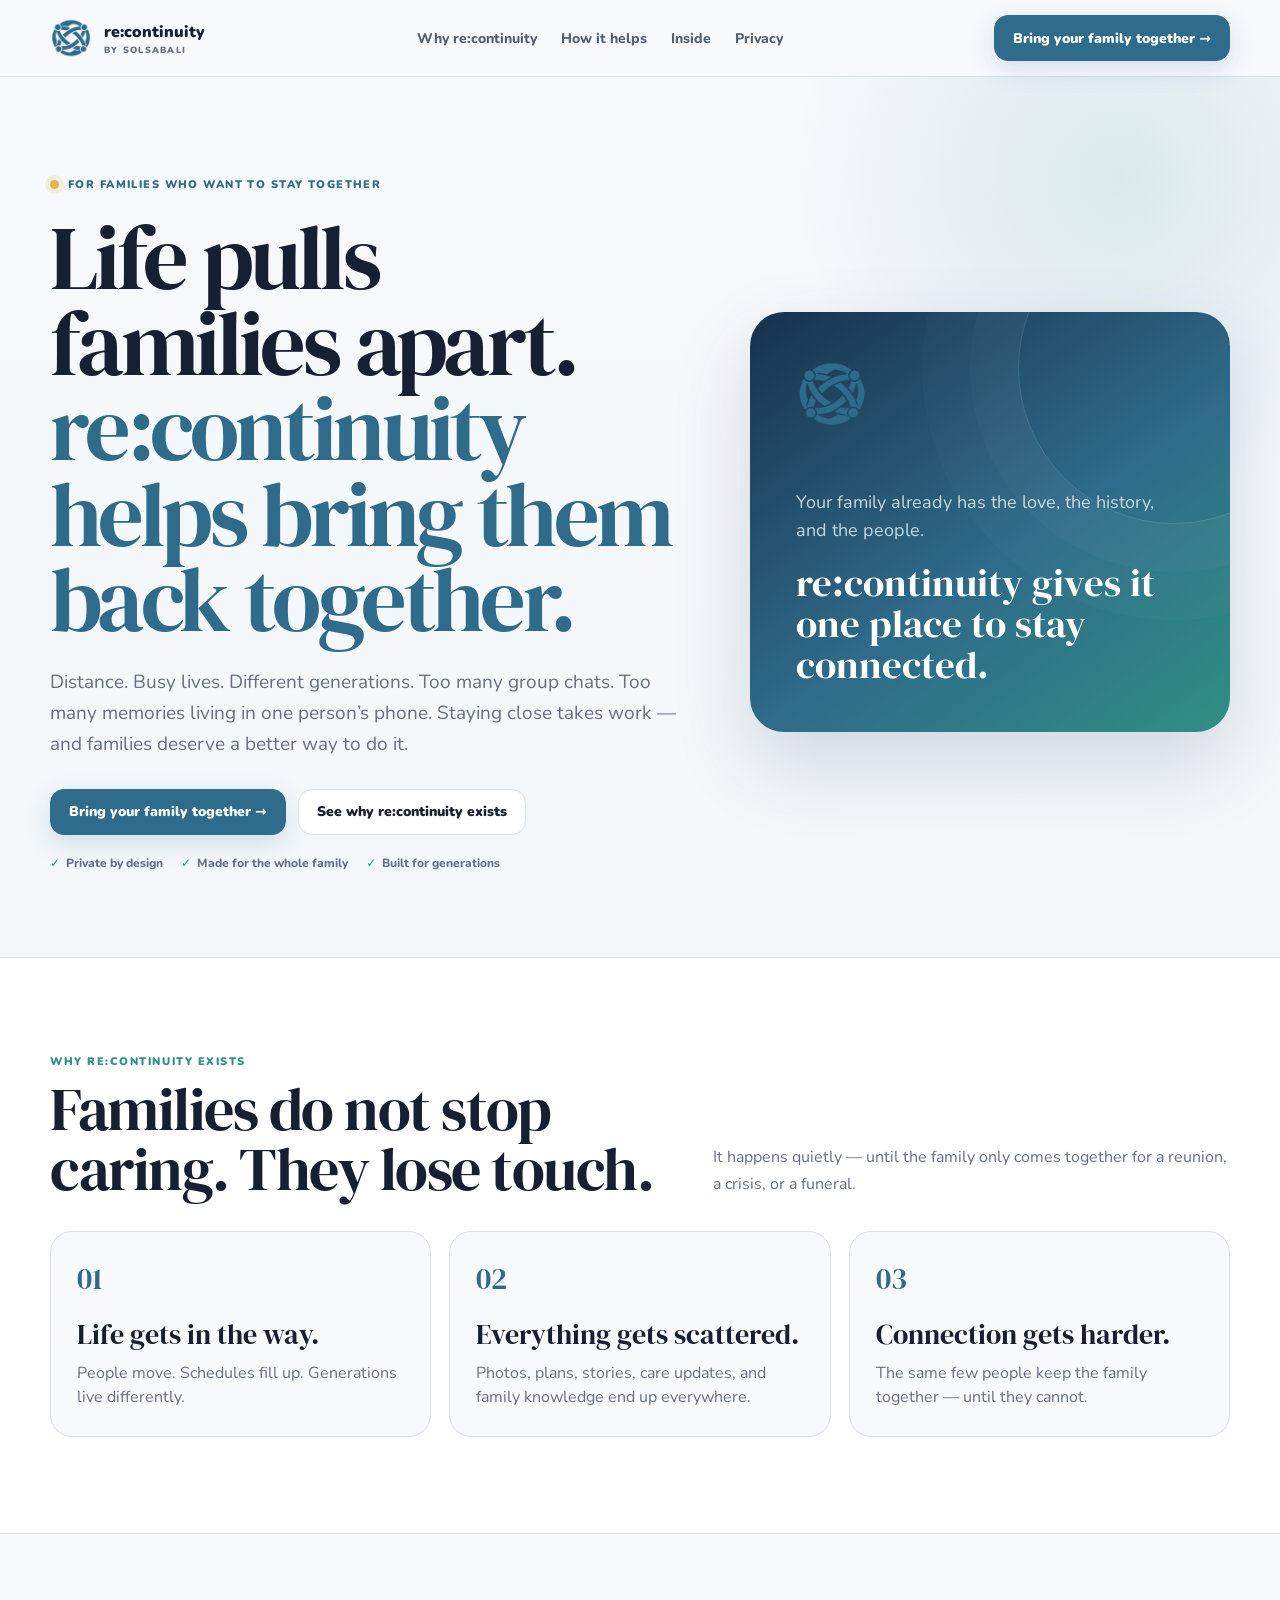
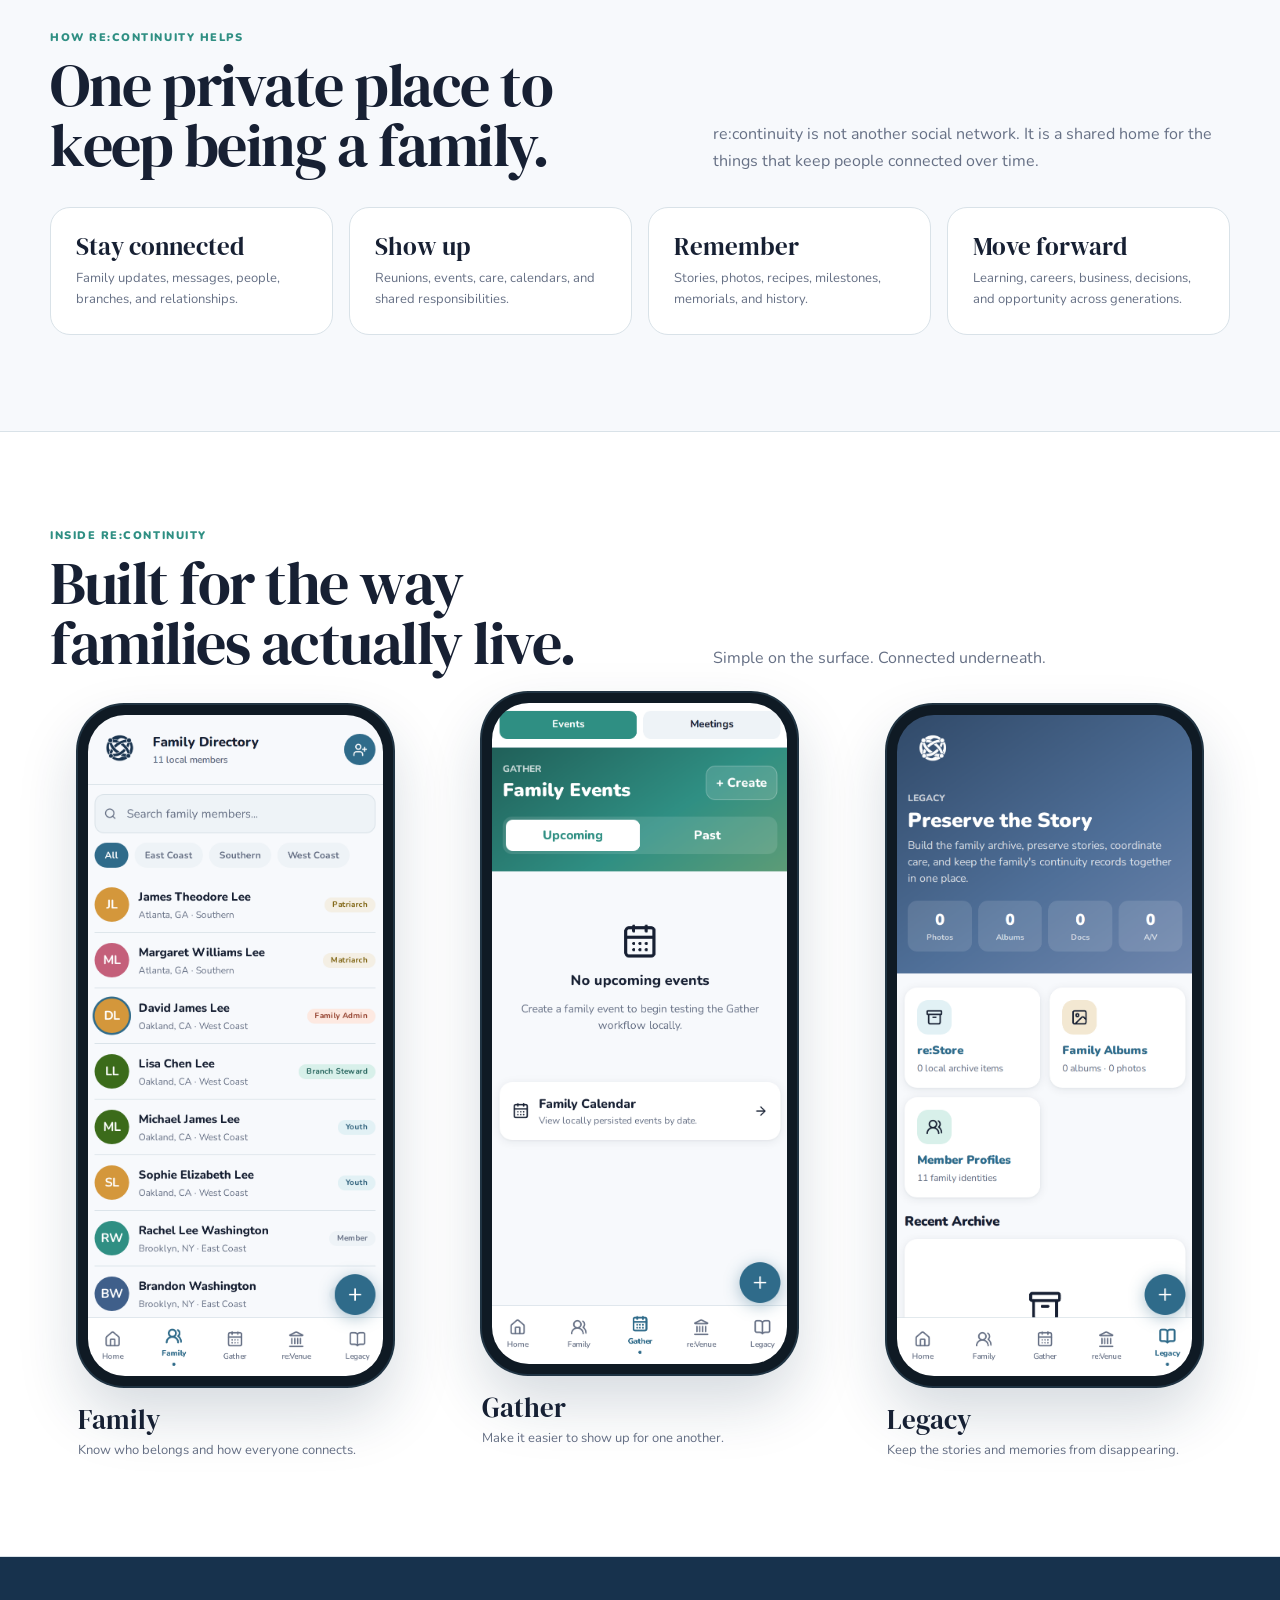
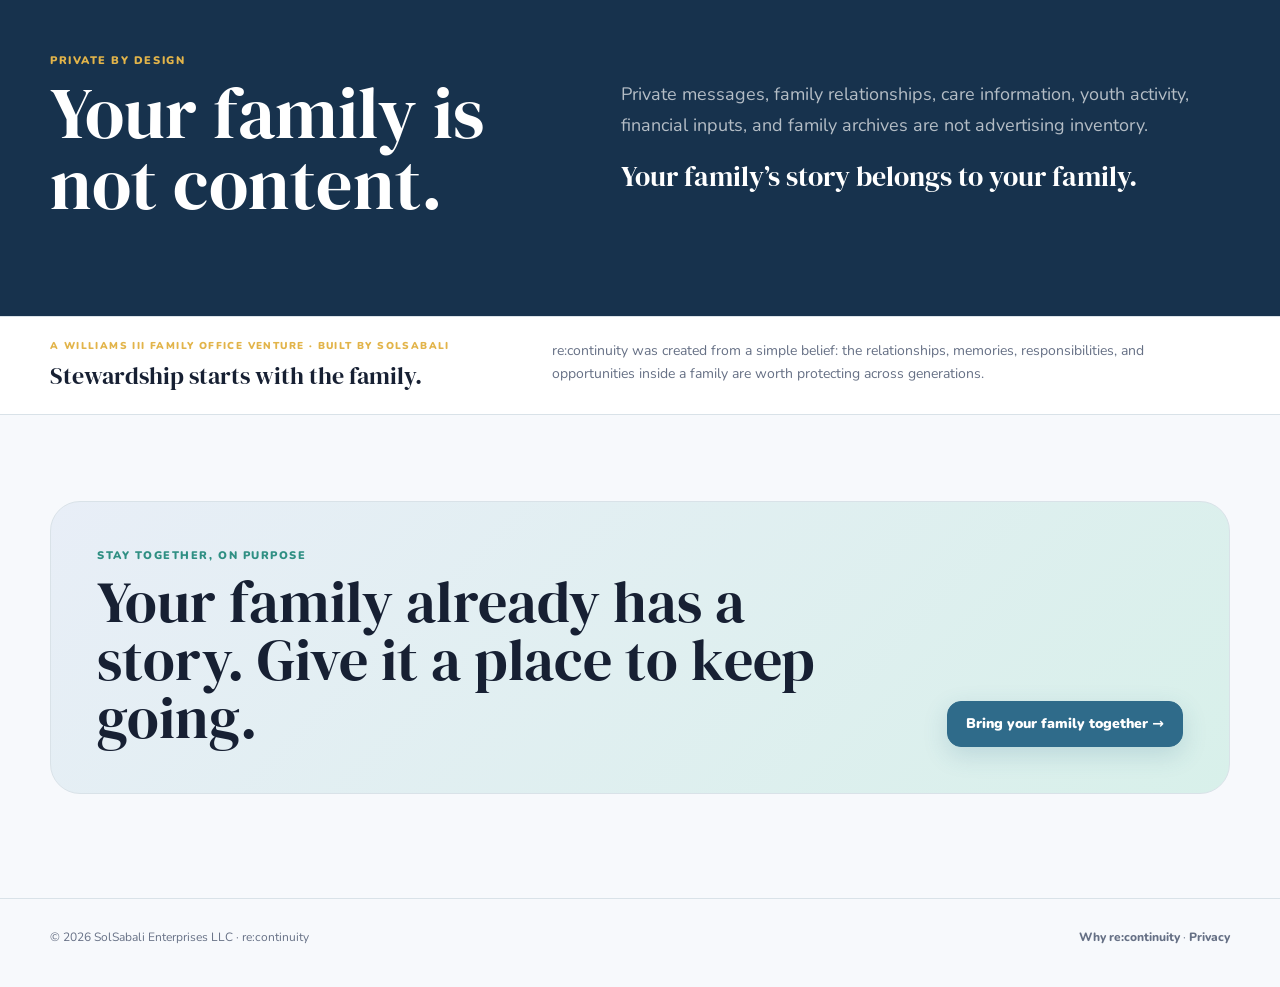
<file: index.html>
<!doctype html>
<html lang="en">
<head>
<meta charset="utf-8">
<meta name="viewport" content="width=device-width,initial-scale=1,viewport-fit=cover">
<meta name="theme-color" content="#F7F9FC">
<meta name="author" content="SolSabali Enterprises LLC">
<meta name="description" content="re:continuity helps families stay connected across distance, generations, and change — in one private family home.">
<meta http-equiv="Cache-Control" content="no-cache, no-store, must-revalidate">
<meta http-equiv="Pragma" content="no-cache">
<meta http-equiv="Expires" content="0">
<link rel="icon" type="image/png" href="/re-continuity-icon.png">
<link rel="apple-touch-icon" href="/re-continuity-icon.png">
<link rel="manifest" href="/site.webmanifest">
<link rel="stylesheet" href="/landing.css?v=20261004-2122">
<meta property="og:type" content="website">
<meta property="og:url" content="https://continuity.ownmypurpose.io/">
<meta property="og:title" content="re:continuity — Keep the family together">
<meta property="og:description" content="re:continuity is a private family home built to help families stay connected, preserve what matters, and move forward together.">
<meta property="og:image" content="https://continuity.ownmypurpose.io/social-share.png">
<title>re:continuity — Keep the family together</title>
</head>
<body>
<header>
  <div class="wrap nav">
    <a class="brand" href="#top"><img class="brand-icon" src="/re-continuity-icon.png?v=canonical" alt=""><span>re:continuity<small>by SolSabali</small></span></a>
    <nav class="links">
      <a href="#why">Why re:continuity</a>
      <a href="#helps">How it helps</a>
      <a href="#inside">Inside</a>
      <a href="#trust">Privacy</a>
    </nav>
    <div class="actions"><a class="btn primary" href="/app.html">Bring your family together →</a></div>
    <button class="menu" id="menu" aria-label="Open navigation">☰</button>
  </div>
  <div class="mobile" id="mobile">
    <a href="#why">Why re:continuity</a><a href="#helps">How it helps</a><a href="#inside">Inside</a><a href="#trust">Privacy</a><a href="/app.html">Bring your family together →</a>
  </div>
</header>

<main id="top">
<section class="hero hero-simple">
  <div class="wrap hero-grid-simple">
    <div>
      <div class="eyebrow"><i></i>For families who want to stay together</div>
      <h1>Life pulls families apart. <span>re:continuity helps bring them back together.</span></h1>
      <p class="lede">Distance. Busy lives. Different generations. Too many group chats. Too many memories living in one person’s phone. Staying close takes work — and families deserve a better way to do it.</p>
      <div class="hero-actions">
        <a class="btn primary" href="/app.html">Bring your family together →</a>
        <a class="btn" href="#why">See why re:continuity exists</a>
      </div>
      <div class="micro"><span>Private by design</span><span>Made for the whole family</span><span>Built for generations</span></div>
    </div>
    <div class="hero-message-card">
      <img class="hero-brand-icon" src="/re-continuity-icon.png?v=canonical" alt="">
      <p>Your family already has the love, the history, and the people.</p>
      <strong>re:continuity gives it one place to stay connected.</strong>
    </div>
  </div>
</section>

<section class="section why-lite" id="why">
  <div class="wrap">
    <div class="section-head compact-head">
      <div><div class="kicker">Why re:continuity exists</div><h2>Families do not stop caring. They lose touch.</h2></div>
      <p>It happens quietly — until the family only comes together for a reunion, a crisis, or a funeral.</p>
    </div>
    <div class="pain-three">
      <article><span>01</span><h3>Life gets in the way.</h3><p>People move. Schedules fill up. Generations live differently.</p></article>
      <article><span>02</span><h3>Everything gets scattered.</h3><p>Photos, plans, stories, care updates, and family knowledge end up everywhere.</p></article>
      <article><span>03</span><h3>Connection gets harder.</h3><p>The same few people keep the family together — until they cannot.</p></article>
    </div>
  </div>
</section>

<section class="section helps" id="helps">
  <div class="wrap">
    <div class="section-head compact-head">
      <div><div class="kicker">How re:continuity helps</div><h2>One private place to keep being a family.</h2></div>
      <p>re:continuity is not another social network. It is a shared home for the things that keep people connected over time.</p>
    </div>
    <div class="help-grid">
      <article><strong>Stay connected</strong><p>Family updates, messages, people, branches, and relationships.</p></article>
      <article><strong>Show up</strong><p>Reunions, events, care, calendars, and shared responsibilities.</p></article>
      <article><strong>Remember</strong><p>Stories, photos, recipes, milestones, memorials, and history.</p></article>
      <article><strong>Move forward</strong><p>Learning, careers, business, decisions, and opportunity across generations.</p></article>
    </div>
  </div>
</section>

<section class="section product-proof" id="inside" aria-labelledby="product-proof-title">
  <div class="wrap">
    <div class="section-head compact-head">
      <div><div class="kicker">Inside re:continuity</div><h2 id="product-proof-title">Built for the way families actually live.</h2></div>
      <p>Simple on the surface. Connected underneath.</p>
    </div>
    <div class="screen-faces static-faces">
      <figure class="screen-face">
        <div class="screen-phone static-phone"><img src="/assets/landing-family.png?v=7f5ddb3b1b48" alt="re:continuity Family screen"></div>
        <figcaption><strong>Family</strong><span>Know who belongs and how everyone connects.</span></figcaption>
      </figure>
      <figure class="screen-face featured">
        <div class="screen-phone static-phone"><img src="/assets/landing-gather.png?v=850b63fa9802" alt="re:continuity Gather screen"></div>
        <figcaption><strong>Gather</strong><span>Make it easier to show up for one another.</span></figcaption>
      </figure>
      <figure class="screen-face">
        <div class="screen-phone static-phone"><img src="/assets/landing-legacy.png?v=0fa58ea546b4" alt="re:continuity Legacy screen"></div>
        <figcaption><strong>Legacy</strong><span>Keep the stories and memories from disappearing.</span></figcaption>
      </figure>
    </div>
  </div>
</section>

<section class="section trust" id="trust">
  <div class="wrap trust-simple">
    <div>
      <div class="kicker">Private by design</div>
      <h2>Your family is not content.</h2>
    </div>
    <div>
      <p>Private messages, family relationships, care information, youth activity, financial inputs, and family archives are not advertising inventory.</p>
      <strong>Your family’s story belongs to your family.</strong>
    </div>
  </div>
</section>

<section class="handoff handoff-small">
  <div class="wrap">
    <div><div class="handoff-kicker">A Williams III Family Office venture · built by SolSabali</div><h3>Stewardship starts with the family.</h3></div>
    <p>re:continuity was created from a simple belief: the relationships, memories, responsibilities, and opportunities inside a family are worth protecting across generations.</p>
  </div>
</section>

<section class="cta">
  <div class="wrap">
    <div class="cta-box">
      <div>
        <div class="kicker">Stay together, on purpose</div>
        <h2>Your family already has a story. Give it a place to keep going.</h2>
      </div>
      <a class="btn primary" href="/app.html">Bring your family together →</a>
    </div>
  </div>
</section>
</main>

<footer class="footer">
  <div class="wrap foot">
    <div>© <span id="year"></span> SolSabali Enterprises LLC · re:continuity</div>
    <div><a href="#why">Why re:continuity</a> · <a href="#trust">Privacy</a></div>
  </div>
</footer>

<script>
const m=document.getElementById('menu'),n=document.getElementById('mobile');
m.addEventListener('click',()=>n.classList.toggle('open'));
n.querySelectorAll('a').forEach(a=>a.addEventListener('click',()=>n.classList.remove('open')));
document.getElementById('year').textContent=new Date().getFullYear();
</script>
<!-- pages-refresh: 2026-10-04T21:18 -->
</body>
</html>
</file>
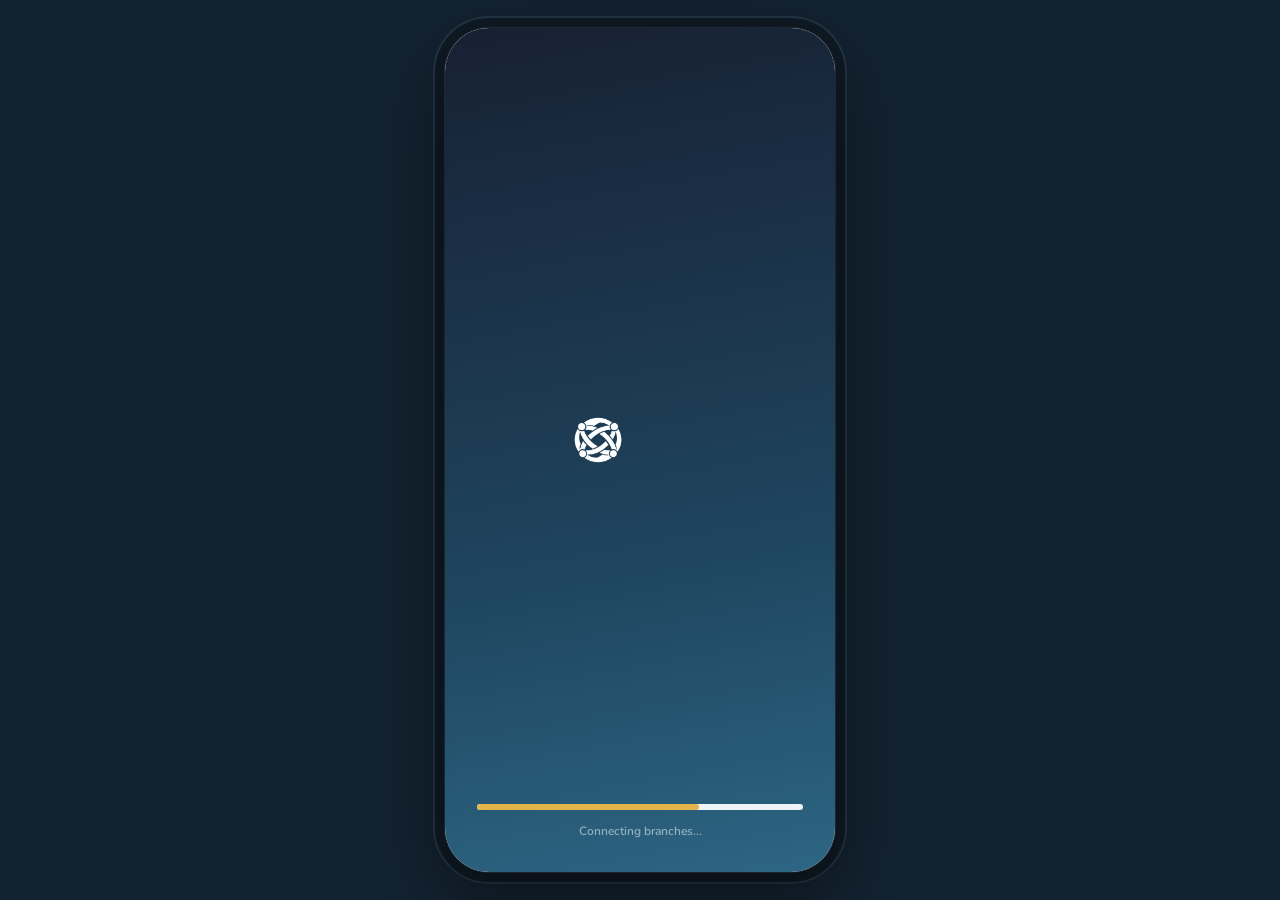
<file: app.html>
<!doctype html>
<html lang="en">
  <head>
    <meta charset="UTF-8" />
    <meta name="viewport" content="width=device-width, initial-scale=1.0, viewport-fit=cover" />
    <meta name="theme-color" content="#F7F9FC" />
    <meta name="description" content="Private family continuity infrastructure by SolSabali." />
    <meta name="author" content="SolSabali Enterprises LLC" />
    <link rel="icon" type="image/png" href="/re-continuity-icon.png" />
    <link rel="apple-touch-icon" href="/re-continuity-icon.png" />
    <link rel="manifest" href="/site.webmanifest" />
    <meta name="apple-mobile-web-app-capable" content="yes" />
    <meta name="apple-mobile-web-app-status-bar-style" content="default" />
    <meta name="apple-mobile-web-app-title" content="(re:)" />
    <meta property="og:type" content="website" />
    <meta property="og:url" content="https://continuity.ownmypurpose.io/" />
    <meta property="og:title" content="(re:) — The Family Continuity Platform" />
    <meta property="og:description" content="Private family continuity infrastructure by SolSabali." />
    <meta property="og:image" content="https://continuity.ownmypurpose.io/social-share.png" />
    <meta property="og:image:alt" content="(re:) by SolSabali" />
    <meta name="twitter:card" content="summary_large_image" />
    <meta name="twitter:title" content="(re:) — The Family Continuity Platform" />
    <meta name="twitter:description" content="Private family continuity infrastructure by SolSabali." />
    <meta name="twitter:image" content="https://continuity.ownmypurpose.io/social-share.png" />
    <title>(re:) — The Family Continuity Platform</title>
    <script type="module" crossorigin src="/assets/index-6IV1nIT6.js"></script>
    <link rel="modulepreload" crossorigin href="/assets/jsx-runtime-Cltr0gcK.js">
    <link rel="stylesheet" crossorigin href="/assets/index-GOojGGba.css">
  </head>
  <body>
    <div id="root"></div>
    <script>
      // Landing-page embeds render real app screens but remain presentation-only.
      // Normal /app.html behavior is unchanged.
      const params = new URLSearchParams(location.search);
      if (params.get("landing") === "1") {
        let entered = false;
        let navigated = false;
        const target = params.get("screen") || "home";
        const labels = { family: "Family", gather: "Gather", legacy: "Legacy" };

        const enterAndNavigate = () => {
          if (!entered) {
            const signIn = [...document.querySelectorAll("button")].find(
              (node) => node.textContent && node.textContent.trim() === "Sign In"
            );
            if (signIn) {
              entered = true;
              signIn.click();
            }
          }
          if (entered && !navigated && target !== "home") {
            const label = labels[target];
            const navButton = [...document.querySelectorAll("button")].find(
              (node) => node.textContent && node.textContent.trim() === label
            );
            if (navButton) {
              navigated = true;
              navButton.click();
            }
          }
        };

        const observer = new MutationObserver(enterAndNavigate);
        observer.observe(document.documentElement, { subtree: true, childList: true });
        enterAndNavigate();
        setTimeout(() => observer.disconnect(), 15000);
      }
    </script>
  
    <script>
      // Canonical re:continuity branding for the deployed app shell.
      (() => {
        const canonical = "/re-continuity-icon.png?v=canonical";
        const syncBrand = () => {
          document.querySelectorAll("img").forEach((img) => {
            const src = img.getAttribute("src") || "";
            if (src.includes("solsabali-re-logo") || src.includes("solsabali-re-mark")) {
              img.src = canonical;
              img.alt = "re:continuity";
              img.style.objectFit = "contain";
              img.style.width = "52px";
              img.style.height = "52px";
            }
          });
        };
        const observer = new MutationObserver(syncBrand);
        observer.observe(document.documentElement, { childList: true, subtree: true });
        syncBrand();
      })();
    </script>
  </body>
</html>
</file>
<file: landing.css>
@import url('https://fonts.googleapis.com/css2?family=DM+Serif+Display:ital@0;1&family=Nunito:wght@400;500;600;700;800;900&display=swap');
:root{--background:#F7F9FC;--foreground:#172033;--card:#FFFFFF;--primary:#2F6B8A;--secondary:#2F8F83;--muted:#EEF3F7;--muted-foreground:#667085;--accent:#E2B44A;--border:#D9E2E8;--navy:#17324D;--teal:#2F8F83;--green:#5E9C76;--gold:#E2B44A;--hero-home:linear-gradient(145deg,#17324D 0%,#2F6B8A 56%,#2F8F83 100%);--hero-gather:linear-gradient(145deg,#205F58 0%,#2F8F83 58%,#5E9C76 100%);--hero-venue:linear-gradient(145deg,#183B5A 0%,#2F6B8A 58%,#3AA18F 100%);--sans:'Nunito',system-ui,sans-serif;--display:'DM Serif Display',Georgia,serif;--max:1180px}
*{box-sizing:border-box}html{scroll-behavior:smooth}body{margin:0;background:var(--background);color:var(--foreground);font-family:var(--sans);overflow-x:hidden}a{color:inherit;text-decoration:none}.wrap{width:min(calc(100% - 40px),var(--max));margin:auto}
header{position:sticky;top:0;z-index:50;background:rgba(247,249,252,.92);backdrop-filter:blur(20px);border-bottom:1px solid var(--border)}.nav{height:76px;display:flex;align-items:center;justify-content:space-between;gap:24px}.brand{display:flex;align-items:center;gap:12px;font-weight:900}.mark{width:42px;height:42px;border-radius:14px;background:var(--hero-home);display:grid;place-items:center;color:#fff;font:400 18px var(--display)}.brand small{display:block;margin-top:1px;font-size:9px;letter-spacing:.14em;text-transform:uppercase;color:var(--muted-foreground)}.links,.actions{display:flex;align-items:center;gap:24px}.links{font-size:14px;font-weight:800;color:#536072}.btn{display:inline-flex;align-items:center;justify-content:center;min-height:46px;padding:0 18px;border-radius:14px;border:1px solid var(--border);font-size:14px;font-weight:900;background:#fff}.btn.primary{background:var(--primary);border-color:var(--primary);color:#fff;box-shadow:0 8px 24px rgba(47,107,138,.18)}.menu{display:none;border:0;background:none;font-size:24px;color:var(--foreground)}.mobile{display:none;padding:0 20px 18px}.mobile a{display:block;padding:10px 0;font-weight:800}
.hero{padding:82px 0 72px;position:relative;overflow:hidden}.hero:before{content:"";position:absolute;width:680px;height:680px;border-radius:50%;right:-180px;top:-240px;background:radial-gradient(circle,rgba(47,143,131,.14),rgba(47,107,138,.05) 44%,transparent 68%)}.hero-grid{display:grid;grid-template-columns:.92fr 1.08fr;gap:58px;align-items:center;position:relative}.eyebrow{display:inline-flex;align-items:center;gap:9px;font-size:11px;letter-spacing:.13em;text-transform:uppercase;font-weight:900;color:var(--primary)}.eyebrow i{width:9px;height:9px;border-radius:50%;background:var(--accent);box-shadow:0 0 0 5px rgba(226,180,74,.16)}h1,h2,h3{font-family:var(--display);font-weight:400}.hero h1{font-size:clamp(58px,7vw,86px);line-height:.97;letter-spacing:-.035em;margin:20px 0 22px;max-width:780px}.hero h1 span{color:var(--primary)}.lede{font-size:19px;line-height:1.65;color:var(--muted-foreground);max-width:630px}.hero-actions{display:flex;gap:12px;flex-wrap:wrap;margin-top:28px}.micro{display:flex;gap:18px;flex-wrap:wrap;margin-top:20px;color:var(--muted-foreground);font-size:12px;font-weight:800}.micro span:before{content:"✓";color:var(--secondary);margin-right:6px}
.phone-stage{position:relative;min-height:690px;display:grid;place-items:center}.halo{position:absolute;width:530px;height:530px;border-radius:50%;background:linear-gradient(145deg,rgba(47,107,138,.10),rgba(47,143,131,.08))}.phone{position:relative;width:355px;height:720px;border-radius:52px;padding:12px;background:#0F1A24;box-shadow:0 42px 90px rgba(23,50,77,.24),0 0 0 2px #223543;z-index:3}.phone:before{content:"";position:absolute;top:19px;left:50%;transform:translateX(-50%);width:112px;height:30px;border-radius:18px;background:#0A1219;z-index:5}.phone iframe{width:100%;height:100%;border:0;border-radius:41px;background:var(--background)}.phone-card{position:absolute;width:230px;border-radius:22px;padding:20px;background:#fff;border:1px solid var(--border);box-shadow:0 20px 50px rgba(23,32,51,.11);z-index:2}.phone-card.left{left:0;top:165px}.phone-card.right{right:0;bottom:110px}.phone-card .label{font-size:10px;letter-spacing:.1em;text-transform:uppercase;font-weight:900;color:var(--secondary)}.phone-card strong{display:block;font-family:var(--display);font-size:23px;font-weight:400;margin:6px 0}.phone-card p{margin:0;color:var(--muted-foreground);font-size:12px;line-height:1.5}
.handoff{border-top:1px solid var(--border);border-bottom:1px solid var(--border);background:#fff}.handoff .wrap{display:grid;grid-template-columns:.8fr 1.2fr;gap:50px;padding:28px 0}.handoff-kicker{font-size:10px;letter-spacing:.14em;text-transform:uppercase;font-weight:900;color:var(--accent)}.handoff h3{font-size:28px;margin:6px 0 0}.handoff p{margin:0;color:var(--muted-foreground);line-height:1.7}
.section{padding:96px 0}.section-head{display:grid;grid-template-columns:1fr .85fr;gap:54px;align-items:end;margin-bottom:42px}.kicker{font-size:11px;letter-spacing:.14em;text-transform:uppercase;font-weight:900;color:var(--secondary);margin-bottom:10px}.section-head h2{font-size:clamp(42px,5vw,60px);line-height:1;letter-spacing:-.025em;margin:0}.section-head p{margin:0;color:var(--muted-foreground);line-height:1.7}
.feature-grid{display:grid;grid-template-columns:repeat(12,1fr);gap:18px}.feature{background:#fff;border:1px solid var(--border);border-radius:24px;padding:26px;min-height:250px;position:relative;overflow:hidden}.feature h3{font-size:28px;margin:10px 0}.feature p{color:var(--muted-foreground);line-height:1.6;margin:0;max-width:43ch}.f1{grid-column:span 7;background:linear-gradient(135deg,#fff,#F3F7FA)}.f2{grid-column:span 5;background:var(--hero-gather);color:#fff;border:0}.f2 p{color:rgba(255,255,255,.78)}.f3,.f4,.f5{grid-column:span 4}.tag{display:inline-flex;padding:5px 9px;border-radius:999px;background:var(--muted);font-size:10px;font-weight:900;color:var(--primary)}.f2 .tag{background:rgba(255,255,255,.14);color:#fff}.family-map{margin-top:26px;border-top:1px solid var(--border);padding-top:22px;display:grid;grid-template-columns:repeat(3,1fr);gap:10px}.node{background:#fff;border:1px solid var(--border);border-radius:14px;padding:12px}.node b{display:block;font-size:12px}.node span{font-size:10px;color:var(--muted-foreground)}.gather-list{margin-top:25px;display:grid;gap:10px}.gather-item{display:flex;gap:11px;align-items:center;padding:13px;background:rgba(255,255,255,.1);border:1px solid rgba(255,255,255,.16);border-radius:14px}.date{width:42px;height:42px;border-radius:11px;background:#fff;color:var(--primary);display:grid;place-items:center;font-weight:900}.gather-item b{display:block;font-size:12px}.gather-item span{font-size:10px;opacity:.75}
.flow{background:var(--muted)}.steps{display:grid;grid-template-columns:repeat(4,1fr);gap:18px}.step{background:#fff;border:1px solid var(--border);border-radius:20px;padding:24px}.num{font-family:var(--display);font-size:40px;color:var(--primary)}.step h3{font-size:22px;margin:8px 0}.step p{font-size:13px;color:var(--muted-foreground);line-height:1.55;margin:0}
.trust{background:var(--navy);color:#fff}.trust .section-head p{color:rgba(255,255,255,.68)}.trust .kicker{color:var(--gold)}.trust-grid{display:grid;grid-template-columns:repeat(3,1fr);gap:16px}.trust-card{padding:24px;border-radius:20px;border:1px solid rgba(255,255,255,.12);background:rgba(255,255,255,.04)}.trust-card strong{display:block;font-family:var(--display);font-size:24px;font-weight:400;margin:10px 0}.trust-card p{margin:0;font-size:13px;line-height:1.6;color:rgba(255,255,255,.66)}
.family-use{display:grid;grid-template-columns:1fr 1fr;gap:18px}.use-card{border:1px solid var(--border);border-radius:24px;padding:28px;background:#fff}.use-card h3{font-size:30px;margin:8px 0}.use-card p{color:var(--muted-foreground);line-height:1.65}.use-card.highlight{background:var(--hero-venue);color:#fff;border:0}.list{display:grid;gap:11px;margin-top:20px}.list div{display:flex;gap:10px;font-size:13px}.check{width:22px;height:22px;border-radius:50%;background:#D8F0EA;color:#205F58;display:grid;place-items:center;font-size:11px;font-weight:900;flex:0 0 auto}.highlight .check{background:rgba(255,255,255,.13);color:#fff}
.cta{padding:86px 0 104px}.cta-box{border-radius:30px;padding:46px;background:linear-gradient(135deg,#E8EEF7,#D8F0EA);display:flex;align-items:end;justify-content:space-between;gap:32px;border:1px solid var(--border)}.cta-box h2{font-size:clamp(40px,5vw,58px);line-height:1;margin:0;max-width:720px}.cta-box p{color:var(--muted-foreground);max-width:620px;line-height:1.65}.footer{border-top:1px solid var(--border);padding:30px 0 42px}.foot{display:flex;justify-content:space-between;gap:20px;flex-wrap:wrap;color:var(--muted-foreground);font-size:12px}.foot a{font-weight:800}
@media(max-width:980px){.links{display:none}.menu{display:block}.hero-grid,.section-head,.handoff .wrap,.family-use{grid-template-columns:1fr}.phone-stage{min-height:660px}.phone-card.left{left:5%}.phone-card.right{right:5%}.feature-grid{grid-template-columns:1fr 1fr}.f1,.f2,.f3,.f4,.f5{grid-column:auto}.f1{grid-column:span 2}.steps,.trust-grid{grid-template-columns:1fr 1fr}}
@media(max-width:660px){.wrap{width:min(calc(100% - 28px),var(--max))}.actions{display:none}.mobile.open{display:block}.hero{padding:54px 0 42px}.hero h1{font-size:54px}.lede{font-size:17px}.hero-actions .btn{width:100%}.phone-stage{min-height:590px}.phone{width:290px;height:590px;border-radius:44px}.phone iframe{border-radius:34px}.phone-card{display:none}.section{padding:70px 0}.feature-grid,.steps,.trust-grid{grid-template-columns:1fr}.f1{grid-column:auto}.family-map{grid-template-columns:1fr}.cta-box{padding:30px 24px;align-items:start;flex-direction:column}.handoff .wrap{gap:12px}}
/* First-fold product story — explanatory, not an embedded application */
.continuity-visual{position:relative;min-height:650px;isolation:isolate}
.continuity-visual:before{content:"";position:absolute;inset:7% 5% 5% 10%;border-radius:48px;background:linear-gradient(145deg,#EEF3F7 0%,#E3EEF4 48%,#D8F0EA 100%);border:1px solid var(--border);box-shadow:0 30px 80px rgba(23,50,77,.08);z-index:-3}
.continuity-visual:after{content:"";position:absolute;width:220px;height:220px;border-radius:50%;right:8%;top:9%;background:linear-gradient(145deg,rgba(226,180,74,.26),rgba(217,118,76,.08));filter:blur(.1px);z-index:-2}
.continuity-orbit{position:absolute;border:1px solid rgba(47,107,138,.18);border-radius:50%;z-index:-1}
.orbit-one{width:420px;height:420px;left:17%;top:17%}.orbit-two{width:545px;height:545px;left:7%;top:7%;border-color:rgba(47,143,131,.14)}
.continuity-core{position:absolute;left:50%;top:49%;transform:translate(-50%,-50%);width:235px;min-height:142px;border-radius:28px;background:var(--hero-home);color:#fff;padding:23px;display:flex;gap:14px;align-items:flex-start;box-shadow:0 24px 54px rgba(23,50,77,.24)}
.core-mark{width:48px;height:48px;border-radius:15px;background:rgba(255,255,255,.12);display:grid;place-items:center;font:400 21px var(--display);flex:0 0 auto}.continuity-core strong{display:block;font:400 25px/1.02 var(--display);margin:1px 0 7px}.continuity-core small{display:block;color:rgba(255,255,255,.72);font-size:11px;line-height:1.45}
.continuity-node{position:absolute;width:190px;padding:16px 17px;border-radius:18px;background:#fff;border:1px solid var(--border);box-shadow:0 14px 34px rgba(23,32,51,.08)}
.continuity-node>span{display:inline-grid;place-items:center;width:28px;height:28px;border-radius:9px;background:var(--muted);color:var(--primary);font-size:10px;font-weight:900;margin-bottom:9px}.continuity-node strong{display:block;font:400 21px/1 var(--display);margin-bottom:5px}.continuity-node small{display:block;font-size:10px;line-height:1.4;color:var(--muted-foreground);font-weight:700}
.node-family{left:0;top:8%}.node-gather{right:0;top:13%}.node-legacy{right:1%;bottom:20%}.node-care{left:4%;bottom:17%}.node-govern{left:34%;bottom:2%}.node-opportunity{right:26%;top:0}
.node-gather>span,.node-care>span{background:#D8F0EA;color:#205F58}.node-legacy>span{background:#E8EEF7;color:#405C85}.node-govern>span{background:#FFF9E9;color:#A97822}.node-opportunity>span{background:#FDE9E1;color:#93402D}
.visual-caption{position:absolute;left:14%;right:8%;bottom:8%;padding:12px 14px;border-left:3px solid var(--accent);color:var(--muted-foreground);font-size:11px;line-height:1.5;background:rgba(247,249,252,.76);backdrop-filter:blur(8px)}.visual-caption b{color:var(--foreground)}
@media(max-width:980px){.continuity-visual{min-height:590px;max-width:700px;margin:0 auto}.node-family{left:5%}.node-gather{right:5%}.node-care{left:7%}.node-legacy{right:6%}}
@media(max-width:660px){.continuity-visual{min-height:510px}.continuity-visual:before{inset:4% 0}.orbit-one{width:300px;height:300px;left:10%;top:23%}.orbit-two{width:390px;height:390px;left:-5%;top:15%}.continuity-core{width:205px;min-height:124px;padding:18px;top:47%}.core-mark{width:42px;height:42px}.continuity-core strong{font-size:22px}.continuity-node{width:145px;padding:12px}.continuity-node strong{font-size:18px}.continuity-node small{font-size:9px}.node-family{left:0;top:5%}.node-gather{right:0;top:8%}.node-legacy{right:0;bottom:18%}.node-care{left:0;bottom:15%}.node-govern{left:28%;bottom:0}.node-opportunity{right:22%;top:0}.visual-caption{display:none}}

.product-proof{background:#fff;border-top:1px solid var(--border);border-bottom:1px solid var(--border)}
.screen-faces{display:grid;grid-template-columns:repeat(3,1fr);gap:34px;align-items:end;margin-top:10px}
.screen-face{margin:0;display:flex;flex-direction:column;align-items:center;gap:20px}
.screen-face.featured{transform:translateY(-18px)}
.screen-phone{position:relative;width:min(100%,315px);aspect-ratio:390/844;border-radius:46px;padding:10px;background:#0F1A24;box-shadow:0 28px 60px rgba(23,50,77,.18),0 0 0 2px #223543;overflow:hidden}
.screen-phone:before{content:"";position:absolute;top:17px;left:50%;transform:translateX(-50%);width:98px;height:26px;border-radius:16px;background:#0A1219;z-index:4;pointer-events:none}
.screen-phone iframe{width:100%;height:100%;border:0;border-radius:37px;background:var(--background);pointer-events:none}
.screen-face figcaption{width:min(100%,315px)}
.screen-face figcaption strong{display:block;font:400 27px/1 var(--display);margin-bottom:7px}
.screen-face figcaption span{display:block;color:var(--muted-foreground);font-size:13px;line-height:1.55}
@media(max-width:900px){.screen-faces{gap:18px}.screen-face.featured{transform:none}}
@media(max-width:700px){.screen-faces{grid-template-columns:1fr}.screen-phone{width:min(82vw,315px)}.screen-face figcaption{text-align:center}.screen-face{margin-bottom:20px}}

/* Emotional problem → solution narrative */
.why{background:#fff;border-top:1px solid var(--border);border-bottom:1px solid var(--border)}
.why-grid{display:grid;grid-template-columns:.92fr 1.08fr;gap:76px;align-items:start}
.why h2{font-size:clamp(46px,5.6vw,68px);line-height:.98;letter-spacing:-.03em;margin:0 0 24px;max-width:720px}
.why-lede{font-size:18px;line-height:1.75;color:var(--muted-foreground);max-width:650px}
.why-statement{margin:28px 0 0;padding:22px 0 0;border-top:1px solid var(--border);font:400 25px/1.35 var(--display);color:var(--foreground);max-width:650px}
.why-statement strong{color:var(--primary);font-weight:400}
.pain-stack{display:grid;gap:12px}
.pain-stack article{display:grid;grid-template-columns:52px 1fr;gap:18px;padding:22px;border:1px solid var(--border);border-radius:20px;background:var(--background)}
.pain-stack article>span{width:42px;height:42px;border-radius:13px;background:#E3EEF4;color:var(--primary);display:grid;place-items:center;font-size:11px;font-weight:900}
.pain-stack strong{display:block;font:400 23px/1.1 var(--display);margin:1px 0 7px}
.pain-stack p{margin:0;color:var(--muted-foreground);font-size:13px;line-height:1.6}
.solution-line{margin-top:44px;padding:28px 32px;border-radius:24px;background:var(--hero-home);color:#fff;display:grid;grid-template-columns:64px 1fr;gap:20px;align-items:center}
.solution-mark{width:60px;height:60px;border-radius:18px;background:rgba(255,255,255,.12);display:grid;place-items:center;font:400 25px var(--display)}
.solution-line strong{display:block;font:400 29px/1.05 var(--display);margin-bottom:7px}
.solution-line p{margin:0;color:rgba(255,255,255,.74);line-height:1.6;max-width:900px}
@media(max-width:900px){.why-grid{grid-template-columns:1fr;gap:34px}}
@media(max-width:660px){.why h2{font-size:46px}.why-lede{font-size:16px}.why-statement{font-size:22px}.pain-stack article{grid-template-columns:44px 1fr;padding:18px}.solution-line{grid-template-columns:1fr;padding:24px}.solution-mark{width:52px;height:52px}}

/* Simplified landing narrative */
.hero-simple{padding:96px 0 86px;background:linear-gradient(180deg,#F7F9FC 0%,#F3F7FA 100%)}
.hero-grid-simple{display:grid;grid-template-columns:1.02fr .78fr;gap:72px;align-items:center}
.hero-simple h1{font-size:clamp(58px,7.4vw,90px);line-height:.95;letter-spacing:-.04em;margin:20px 0 24px;max-width:820px}
.hero-simple h1 span{display:block;color:var(--primary)}
.hero-message-card{min-height:420px;border-radius:34px;background:var(--hero-home);color:#fff;padding:46px;display:flex;flex-direction:column;justify-content:flex-end;box-shadow:0 32px 80px rgba(23,50,77,.16);position:relative;overflow:hidden}
.hero-message-card:before{content:"";position:absolute;width:310px;height:310px;border-radius:50%;right:-100px;top:-100px;border:1px solid rgba(255,255,255,.13);box-shadow:0 0 0 48px rgba(255,255,255,.025),0 0 0 96px rgba(255,255,255,.018)}
.hero-message-mark{font:400 44px var(--display);color:var(--accent);margin-bottom:auto}.hero-message-card p{font-size:18px;line-height:1.55;color:rgba(255,255,255,.75);max-width:380px;margin:0 0 18px}.hero-message-card strong{font:400 39px/1.05 var(--display);max-width:420px}
.compact-head{margin-bottom:32px}.compact-head h2{max-width:760px}
.why-lite{background:#fff;border-top:1px solid var(--border);border-bottom:1px solid var(--border)}
.pain-three{display:grid;grid-template-columns:repeat(3,1fr);gap:18px}
.pain-three article{padding:26px;border:1px solid var(--border);border-radius:22px;background:var(--background)}
.pain-three span{font:400 30px var(--display);color:var(--primary)}.pain-three h3{font-size:28px;margin:16px 0 8px}.pain-three p{margin:0;color:var(--muted-foreground);line-height:1.55}
.helps{background:var(--background)}.help-grid{display:grid;grid-template-columns:repeat(4,1fr);gap:16px}.help-grid article{padding:25px;border-radius:20px;background:#fff;border:1px solid var(--border)}.help-grid strong{display:block;font:400 25px/1.05 var(--display);margin-bottom:9px}.help-grid p{margin:0;color:var(--muted-foreground);font-size:13px;line-height:1.55}
.static-faces{align-items:start}.static-phone{overflow:hidden}.static-phone:before{display:none}.static-phone img{display:block;width:100%;height:100%;object-fit:cover;border-radius:37px}.static-faces .screen-face.featured{transform:translateY(-12px)}
.trust-simple{display:grid;grid-template-columns:.9fr 1.1fr;gap:72px;align-items:center}.trust-simple h2{font-size:clamp(48px,6vw,72px);line-height:.98;margin:0}.trust-simple p{font-size:18px;line-height:1.7;color:rgba(255,255,255,.68);margin:0 0 20px}.trust-simple strong{font:400 28px/1.2 var(--display);color:#fff}
.handoff-small .wrap{padding:22px 0}.handoff-small h3{font-size:24px}.handoff-small p{font-size:14px}
.cta-box h2{max-width:800px}
@media(max-width:980px){.hero-grid-simple,.trust-simple{grid-template-columns:1fr}.hero-message-card{min-height:320px}.pain-three,.help-grid{grid-template-columns:1fr 1fr}.static-faces .screen-face.featured{transform:none}}
@media(max-width:660px){.hero-simple{padding:64px 0 48px}.hero-simple h1{font-size:52px}.hero-message-card{min-height:280px;padding:28px}.hero-message-card strong{font-size:32px}.pain-three,.help-grid{grid-template-columns:1fr}.trust-simple{gap:24px}.trust-simple h2{font-size:48px}}

/* re:continuity public brand cleanup */
.mark{position:relative;font-size:0;color:transparent}
.mark:before,.mark:after{content:"";position:absolute;border-radius:50%;border:2px solid rgba(255,255,255,.92)}
.mark:before{width:19px;height:19px;left:8px;top:8px}
.mark:after{width:10px;height:10px;right:7px;bottom:7px;border-color:var(--accent)}
.hero-message-mark{font:400 28px/1 var(--display);letter-spacing:-.02em;color:var(--accent)}

/* Canonical re:continuity image mark */
.brand-icon{width:42px;height:42px;object-fit:contain;display:block;flex:0 0 auto}
.hero-brand-icon{width:72px;height:72px;object-fit:contain;display:block;margin-bottom:auto}
.mark{display:none!important}
@media(max-width:660px){.brand-icon{width:38px;height:38px}.hero-brand-icon{width:62px;height:62px}}
</file>
<file: assets/index-GOojGGba.css>
@import "https://fonts.googleapis.com/css2?family=DM+Serif+Display:ital@0;1&display=swap";@import "https://fonts.googleapis.com/css2?family=Nunito:ital,wght@0,300;0,400;0,500;0,600;0,700;0,800;0,900;1,400;1,600&display=swap";@layer components;@layer properties{@supports (((-webkit-hyphens:none)) and (not (margin-trim:inline))) or ((-moz-orient:inline) and (not (color:rgb(from red r g b)))){*,:before,:after,::backdrop{--tw-rotate-x:initial;--tw-rotate-y:initial;--tw-rotate-z:initial;--tw-skew-x:initial;--tw-skew-y:initial;--tw-border-style:solid;--tw-font-weight:initial;--tw-shadow:0 0 #0000;--tw-shadow-color:initial;--tw-shadow-alpha:100%;--tw-inset-shadow:0 0 #0000;--tw-inset-shadow-color:initial;--tw-inset-shadow-alpha:100%;--tw-ring-color:initial;--tw-ring-shadow:0 0 #0000;--tw-inset-ring-color:initial;--tw-inset-ring-shadow:0 0 #0000;--tw-ring-inset:initial;--tw-ring-offset-width:0px;--tw-ring-offset-color:#fff;--tw-ring-offset-shadow:0 0 #0000;--tw-outline-style:solid;--tw-blur:initial;--tw-brightness:initial;--tw-contrast:initial;--tw-grayscale:initial;--tw-hue-rotate:initial;--tw-invert:initial;--tw-opacity:initial;--tw-saturate:initial;--tw-sepia:initial;--tw-drop-shadow:initial;--tw-drop-shadow-color:initial;--tw-drop-shadow-alpha:100%;--tw-drop-shadow-size:initial}}}@layer theme{:root,:host{--font-sans:-apple-system, BlinkMacSystemFont, "Segoe UI", Roboto, "Helvetica Neue", "Noto Sans", Arial, sans-serif, "Apple Color Emoji", "Segoe UI Emoji", "Segoe UI Symbol", "Noto Color Emoji";--font-mono:ui-monospace, SFMono-Regular, Menlo, Monaco, Consolas, "Liberation Mono", "Courier New", monospace;--color-red-500:oklch(63.7% .237 25.331);--color-white:#fff;--spacing:.25rem;--text-sm:.875rem;--text-sm--line-height:calc(1.25 / .875);--font-weight-bold:700;--radius-2xl:1rem;--default-transition-duration:.15s;--default-transition-timing-function:cubic-bezier(.4, 0, .2, 1);--default-font-family:var(--font-sans);--default-mono-font-family:var(--font-mono)}}@layer base{*,:after,:before,::backdrop{box-sizing:border-box;border:0 solid;margin:0;padding:0}::file-selector-button{box-sizing:border-box;border:0 solid;margin:0;padding:0}html,:host{-webkit-text-size-adjust:100%;tab-size:4;line-height:1.5;font-family:var(--default-font-family,-apple-system, BlinkMacSystemFont, "Segoe UI", Roboto, "Helvetica Neue", "Noto Sans", Arial, sans-serif, "Apple Color Emoji", "Segoe UI Emoji", "Segoe UI Symbol", "Noto Color Emoji");font-feature-settings:var(--default-font-feature-settings,normal);font-variation-settings:var(--default-font-variation-settings,normal);-webkit-tap-highlight-color:transparent}hr{height:0;color:inherit;border-top-width:1px}abbr:where([title]){-webkit-text-decoration:underline dotted;text-decoration:underline dotted}h1,h2,h3,h4,h5,h6{font-size:inherit;font-weight:inherit}a{color:inherit;-webkit-text-decoration:inherit;-webkit-text-decoration:inherit;-webkit-text-decoration:inherit;-webkit-text-decoration:inherit;text-decoration:inherit}b,strong{font-weight:bolder}code,kbd,samp,pre{font-family:var(--default-mono-font-family,ui-monospace, SFMono-Regular, Menlo, Monaco, Consolas, "Liberation Mono", "Courier New", monospace);font-feature-settings:var(--default-mono-font-feature-settings,normal);font-variation-settings:var(--default-mono-font-variation-settings,normal);font-size:1em}small{font-size:80%}sub,sup{vertical-align:baseline;font-size:75%;line-height:0;position:relative}sub{bottom:-.25em}sup{top:-.5em}table{text-indent:0;border-color:inherit;border-collapse:collapse}:-moz-focusring:where(:not(iframe)){outline:auto}progress{vertical-align:baseline}summary{display:list-item}ol,ul,menu{list-style:none}img,svg,video,canvas,audio,iframe,embed,object{vertical-align:middle;display:block}img,video{max-width:100%;height:auto}button,input,select,optgroup,textarea{font:inherit;font-feature-settings:inherit;font-variation-settings:inherit;letter-spacing:inherit;color:inherit;opacity:1;background-color:#0000;border-radius:0}::file-selector-button{font:inherit;font-feature-settings:inherit;font-variation-settings:inherit;letter-spacing:inherit;color:inherit;opacity:1;background-color:#0000;border-radius:0}:where(select:is([multiple],[size])) optgroup{font-weight:bolder}:where(select:is([multiple],[size])) optgroup option{padding-inline-start:20px}::file-selector-button{margin-inline-end:4px}::placeholder{opacity:1}@supports (not ((-webkit-appearance:-apple-pay-button))) or (contain-intrinsic-size:1px){::placeholder{color:currentColor}@supports (color:color-mix(in lab, red, red)){::placeholder{color:color-mix(in oklab, currentcolor 50%, transparent)}}}textarea{resize:vertical}::-webkit-search-decoration{-webkit-appearance:none}::-webkit-date-and-time-value{min-height:1lh;text-align:inherit}::-webkit-datetime-edit{display:inline-flex}::-webkit-datetime-edit-fields-wrapper{padding:0}::-webkit-datetime-edit{padding-block:0}::-webkit-datetime-edit-year-field{padding-block:0}::-webkit-datetime-edit-month-field{padding-block:0}::-webkit-datetime-edit-day-field{padding-block:0}::-webkit-datetime-edit-hour-field{padding-block:0}::-webkit-datetime-edit-minute-field{padding-block:0}::-webkit-datetime-edit-second-field{padding-block:0}::-webkit-datetime-edit-millisecond-field{padding-block:0}::-webkit-datetime-edit-meridiem-field{padding-block:0}::-webkit-calendar-picker-indicator{line-height:1}:-moz-ui-invalid{box-shadow:none}button,input:where([type=button],[type=reset],[type=submit]){appearance:button}::file-selector-button{appearance:button}::-webkit-inner-spin-button{height:auto}::-webkit-outer-spin-button{height:auto}[hidden]:where(:not([hidden=until-found])){display:none!important}}@layer utilities{.pointer-events-none{pointer-events:none}.collapse{visibility:collapse}.visible{visibility:visible}.absolute{position:absolute}.fixed{position:fixed}.relative{position:relative}.sticky{position:sticky}.isolate{isolation:isolate}.container{width:100%}@media (width>=40rem){.container{max-width:40rem}}@media (width>=48rem){.container{max-width:48rem}}@media (width>=64rem){.container{max-width:64rem}}@media (width>=80rem){.container{max-width:80rem}}@media (width>=96rem){.container{max-width:96rem}}.mx-auto{margin-inline:auto}.my-4{margin-block:calc(var(--spacing) * 4)}.mt-3{margin-top:calc(var(--spacing) * 3)}.mb-2{margin-bottom:calc(var(--spacing) * 2)}.mb-3{margin-bottom:calc(var(--spacing) * 3)}.mb-4{margin-bottom:calc(var(--spacing) * 4)}.block{display:block}.contents{display:contents}.flex{display:flex}.grid{display:grid}.hidden{display:none}.inline-block{display:inline-block}.inline-flex{display:inline-flex}.w-full{width:100%}.min-w-0{min-width:0}.flex-1{flex:1}.flex-shrink-0{flex-shrink:0}.grow{flex-grow:1}.transform{transform:var(--tw-rotate-x,) var(--tw-rotate-y,) var(--tw-rotate-z,) var(--tw-skew-x,) var(--tw-skew-y,)}.cursor-pointer{cursor:pointer}.resize{resize:both}.flex-col{flex-direction:column}.items-center{align-items:center}.justify-between{justify-content:space-between}.justify-center{justify-content:center}.gap-1{gap:var(--spacing)}.gap-1\.5{gap:calc(var(--spacing) * 1.5)}.gap-2{gap:calc(var(--spacing) * 2)}.gap-3{gap:calc(var(--spacing) * 3)}.rounded-2xl{border-radius:var(--radius-2xl)}.rounded-full{border-radius:2147483647px}.border{border-style:var(--tw-border-style);border-width:1px}.border-2{border-style:var(--tw-border-style);border-width:2px}.border-b{border-bottom-style:var(--tw-border-style);border-bottom-width:1px}.border-border{border-color:var(--border)}.border-primary{border-color:var(--primary)}.bg-red-500{background-color:var(--color-red-500)}.bg-white{background-color:var(--color-white)}.p-3{padding:calc(var(--spacing) * 3)}.p-4{padding:calc(var(--spacing) * 4)}.px-6{padding-inline:calc(var(--spacing) * 6)}.py-3{padding-block:calc(var(--spacing) * 3)}.py-12{padding-block:calc(var(--spacing) * 12)}.text-center{text-align:center}.text-sm{font-size:var(--text-sm);line-height:var(--tw-leading,var(--text-sm--line-height))}.font-bold{--tw-font-weight:var(--font-weight-bold);font-weight:var(--font-weight-bold)}.break-all{word-break:break-all}.text-white{color:var(--color-white)}.capitalize{text-transform:capitalize}.uppercase{text-transform:uppercase}.italic{font-style:italic}.line-through{text-decoration-line:line-through}.opacity-40{opacity:.4}.ring{--tw-ring-shadow:var(--tw-ring-inset,) 0 0 0 calc(1px + var(--tw-ring-offset-width)) var(--tw-ring-color,currentcolor);box-shadow:var(--tw-inset-shadow), var(--tw-inset-ring-shadow), var(--tw-ring-offset-shadow), var(--tw-ring-shadow), var(--tw-shadow)}.outline{outline-style:var(--tw-outline-style);outline-width:1px}.filter{filter:var(--tw-blur,) var(--tw-brightness,) var(--tw-contrast,) var(--tw-grayscale,) var(--tw-hue-rotate,) var(--tw-invert,) var(--tw-saturate,) var(--tw-sepia,) var(--tw-drop-shadow,)}.transition{transition-property:color,background-color,border-color,outline-color,text-decoration-color,fill,stroke,--tw-gradient-from,--tw-gradient-via,--tw-gradient-to,opacity,box-shadow,transform,translate,scale,rotate,filter,-webkit-backdrop-filter,backdrop-filter,display,content-visibility,overlay,pointer-events;transition-timing-function:var(--tw-ease,var(--default-transition-timing-function));transition-duration:var(--tw-duration,var(--default-transition-duration))}.transition-transform{transition-property:transform,translate,scale,rotate;transition-timing-function:var(--tw-ease,var(--default-transition-timing-function));transition-duration:var(--tw-duration,var(--default-transition-duration))}.active\:scale-\[0\.98\]:active{scale:.98}.active\:opacity-70:active{opacity:.7}}:root{--background:#f7f9fc;--foreground:#172033;--card:#fff;--card-foreground:#172033;--primary:#2f6b8a;--primary-foreground:#fff;--secondary:#2f8f83;--secondary-foreground:#fff;--muted:#eef3f7;--muted-foreground:#667085;--accent:#e2b44a;--accent-foreground:#172033;--border:#d9e2e8;--ring:#2f6b8a;--radius:16px;--font-sans:"Nunito", system-ui, sans-serif;--font-display:"DM Serif Display", Georgia, serif;--brand-navy:#17324d;--brand-blue:#2f6b8a;--brand-teal:#2f8f83;--brand-green:#5e9c76;--brand-gold:#e2b44a;--brand-coral:#d9764c;--hero-home:linear-gradient(145deg, #17324d 0%, #2f6b8a 56%, #2f8f83 100%);--hero-gather:linear-gradient(145deg, #205f58 0%, #2f8f83 58%, #5e9c76 100%);--hero-venue:linear-gradient(145deg, #183b5a 0%, #2f6b8a 58%, #3aa18f 100%);--hero-legacy:linear-gradient(145deg, #304968 0%, #4f6f98 58%, #6f86ad 100%);--terracotta-50:#f3f7fa;--terracotta-100:#e3eef4;--terracotta-200:#bfd6e2;--terracotta-300:#8eb7c9;--terracotta-400:#5f91aa;--terracotta-500:#2f6b8a;--terracotta-600:#285b76;--terracotta-700:#214c63;--terracotta-800:#193b4e;--green-50:#edf8f5;--green-100:#d8f0ea;--green-200:#a9ddd0;--green-300:#79c2ae;--green-400:#5e9c76;--green-500:#2f8f83;--green-600:#26766d;--green-700:#205f58;--gold-50:#fff9e9;--gold-100:#f8e8b5;--gold-200:#f0d27a;--gold-300:#e2b44a;--gold-400:#c8942f;--gold-500:#a97822;--cream-50:#fbfcfe;--cream-100:#f7f9fc;--cream-200:#eef3f7;--cream-300:#dce5eb}*{font-family:var(--font-sans);box-sizing:border-box;-webkit-tap-highlight-color:transparent}#root{justify-content:center;align-items:center;width:100%;height:100%;display:flex}body{background:var(--background);color:var(--foreground);overflow:hidden}#root{height:100dvh;overflow:hidden}.app-viewport{background:var(--background);width:100%;max-width:none;height:100dvh;min-height:100dvh;max-height:none;box-shadow:none;border-radius:0;position:relative;overflow:hidden}.font-display{font-family:var(--font-display)!important}.phone-frame{background:var(--background);border-radius:44px;width:390px;max-width:100vw;height:844px;max-height:100vh;position:relative;overflow:hidden;box-shadow:0 0 0 1px #ffffff14,0 40px 80px #0009,0 0 0 12px #0f1a24,0 0 0 14px #223543}@media (height<=860px){.phone-frame{height:100vh;box-shadow:none;border-radius:0}}@media (width<=420px){.phone-frame{width:100vw;box-shadow:none;border-radius:0}}.scroll-area{-webkit-overflow-scrolling:touch;overflow-y:auto}.scroll-area{scrollbar-width:none}.screen-enter{animation:.28s cubic-bezier(.32,0,.12,1) both slideUp}@keyframes slideUp{0%{opacity:0;transform:translateY(24px)}to{opacity:1;transform:translateY(0)}}.status-bar{letter-spacing:-.2px;justify-content:space-between;align-items:center;height:44px;padding:14px 20px 0;font-size:12px;font-weight:700;display:flex}.bottom-safe{padding-bottom:24px}.glass{-webkit-backdrop-filter:blur(20px);background:#ffffffd9}.pill{letter-spacing:.2px;border-radius:999px;align-items:center;padding:2px 10px;font-size:11px;font-weight:700;display:inline-flex}.avatar-ring{box-shadow:0 0 0 2.5px var(--primary), 0 0 0 4.5px var(--background)}.gradient-warm{background:linear-gradient(135deg,#2f6b8a 0%,#e2b44a 100%)}.gradient-forest{background:linear-gradient(135deg,#205f58 0%,#2f8f83 60%,#5e9c76 100%)}.gradient-royal{background:linear-gradient(135deg,#3f5f8a 0%,#6e87b2 100%)}.gradient-dusk{background:linear-gradient(135deg,#244c62 0%,#2f6b8a 100%)}.card-shadow{box-shadow:0 2px 12px #17203314,0 1px 3px #1720330d}.role-admin{color:#93402d;background:#fde9e1}.role-elder{color:#7d620f;background:#e2b44a22}.role-steward{color:#205f58;background:#d8f0ea}.role-guardian{color:#405c85;background:#e8eef7}.role-member{color:#667085;background:#eef3f7}.role-youth{color:#2e607b;background:#e2f1f5}.role-guest{color:#56616d;background:#e7ecf0}.privacy-private{color:#8e3221;background:#fce4de}.privacy-family{color:#205f58;background:#d8f0ea}.privacy-branch{color:#2e607b;background:#e2f1f5}.privacy-public{color:#44505c;background:#eff3f6}.nav-active{color:var(--primary)!important}.input-field{background:var(--muted);border:1.5px solid var(--border);width:100%;font-size:15px;font-family:var(--font-sans);color:var(--foreground);border-radius:12px;outline:none;padding:14px 16px;transition:border-color .15s}.input-field:focus{border-color:var(--primary);background:#fff;box-shadow:0 0 0 3px #2f6b8a33}.input-field:focus-visible{outline:2px solid var(--primary);outline-offset:2px}.input-field--error{border-color:#c44a3a}.input-field--error:focus{box-shadow:0 0 0 3px #c44a3a33}.input-field::placeholder{color:var(--muted-foreground)}.input-icon{color:var(--muted-foreground);pointer-events:none;align-items:center;display:flex;position:absolute;top:50%;left:12px;transform:translateY(-50%)}.input-trailing{position:absolute;top:50%;right:4px;transform:translateY(-50%)}.input-toggle-btn{min-width:44px;min-height:44px;color:var(--primary);cursor:pointer;background:0 0;border:none;border-radius:8px;padding:0 12px;font-size:13px;font-weight:700}.input-toggle-btn:focus-visible{outline:2px solid var(--primary);outline-offset:2px}.field-error{color:#9a2a1a;margin:0;font-size:12px;font-weight:600;line-height:1.4}.btn{cursor:pointer;font-family:var(--font-sans);-webkit-user-select:none;user-select:none;border:none;justify-content:center;align-items:center;gap:6px;font-weight:700;transition:all .15s;display:inline-flex}.btn:active{opacity:.92;transform:scale(.97)}.btn:focus-visible{outline:2px solid var(--primary);outline-offset:2px}.btn-primary:focus-visible{box-shadow:0 0 0 3px var(--primary);outline-color:#fff}.btn-primary{background:var(--primary);color:var(--primary-foreground);border-radius:14px;padding:15px 24px;font-size:15px}.btn-secondary{background:var(--secondary);color:var(--secondary-foreground);border-radius:14px;padding:15px 24px;font-size:15px}.btn-outline{color:var(--primary);border:1.5px solid var(--primary);background:0 0;border-radius:14px;padding:14px 24px;font-size:15px}.btn-ghost{background:var(--muted);color:var(--foreground);border-radius:12px;padding:12px 20px;font-size:14px}.btn-sm{border-radius:10px;padding:8px 16px;font-size:13px}.btn-xs{border-radius:8px;padding:5px 12px;font-size:12px}.skeleton{background:linear-gradient(90deg, var(--muted) 25%, #e5ebef 50%, var(--muted) 75%);background-size:200% 100%;border-radius:8px;animation:1.4s infinite shimmer}@keyframes shimmer{0%{background-position:200% 0}to{background-position:-200% 0}}.toast{color:#fff;z-index:1000;background:#172033;border-radius:14px;padding:14px 18px;font-size:14px;font-weight:600;animation:.3s both toastIn;position:absolute;bottom:90px;left:16px;right:16px}@keyframes toastIn{0%{opacity:0;transform:translateY(20px)}to{opacity:1;transform:translateY(0)}}.divider{background:var(--border);width:100%;height:1px}.bottom-sheet{z-index:100;background:#fff;border-radius:24px 24px 0 0;padding:20px;animation:.3s cubic-bezier(.32,0,.12,1) both sheetUp;position:absolute;bottom:0;left:0;right:0}.bottom-sheet-overlay{z-index:99;background:#0006;position:absolute;inset:0}@keyframes sheetUp{0%{transform:translateY(100%)}to{transform:translateY(0)}}.auth-screen{background:var(--background);flex-direction:column;min-height:100dvh;display:flex;overflow:hidden}.auth-screen--splash{background:linear-gradient(170deg,#172033 0%,#1f4660 60%,#2f6b8a 100%);justify-content:center;align-items:center;padding:48px 32px}.auth-screen--welcome{background:var(--background)}.auth-screen__body{flex-direction:column;flex:1;gap:20px;display:flex}.auth-screen__body--center{justify-content:center;align-items:center}.auth-screen__scroll{-webkit-overflow-scrolling:touch;flex-direction:column;flex:1;display:flex;overflow-y:auto}.auth-screen__content{flex:1;padding:8px 24px 32px}.auth-screen__content--verify{flex-direction:column;flex:1;justify-content:center;gap:24px;padding:8px 24px 32px;display:flex}.auth-back-btn{min-height:44px;color:var(--muted-foreground);cursor:pointer;text-align:left;background:0 0;border:none;margin-bottom:16px;padding:10px 4px;font-size:15px;font-weight:700}.auth-back-btn:focus-visible{outline:2px solid var(--primary);outline-offset:2px;border-radius:6px}.auth-back-btn--top{align-self:flex-start;margin-bottom:0}.auth-link-btn{min-height:44px;color:var(--primary);cursor:pointer;background:0 0;border:none;padding:10px 4px;font-size:13px;font-weight:700}.auth-link-btn:disabled{opacity:.45;cursor:not-allowed}.auth-link-btn:focus-visible{outline:2px solid var(--primary);outline-offset:2px;border-radius:6px}.social-btn{background:var(--muted);border:1px solid var(--border);cursor:pointer;min-height:48px;color:var(--foreground);border-radius:12px;flex:1;justify-content:center;align-items:center;gap:8px;padding:13px;font-size:14px;font-weight:700;display:flex}.social-btn:focus-visible{outline:2px solid var(--primary);outline-offset:2px}.welcome-hero{align-items:flex-end;min-height:280px;display:flex;position:relative;overflow:hidden}.welcome-hero__gradient{opacity:.92;background:radial-gradient(80% 60% at 20% 30%,#2d6b4f59 0%,#0000 60%),radial-gradient(70% 50% at 80% 20%,#3b2d7e4d 0%,#0000 55%),radial-gradient(60% 40% at 50% 80%,#2f6b8a40 0%,#0000 50%),linear-gradient(160deg,#1a2e4a 0%,#2f6b8a 25%,#2f8f83 50%,#2f6b8a 75%,#e2b44a 100%);position:absolute;inset:0}.welcome-hero__gradient:after{content:"";background:linear-gradient(to top, var(--background) 0%, transparent 45%);position:absolute;inset:0}.welcome-hero__content{z-index:1;width:100%;padding:24px 24px 20px;position:relative}.welcome-hero__tenant{color:#ffffffd9;letter-spacing:.3px;margin-top:10px;font-size:12px;font-weight:800}.welcome-hero__headline{color:#fff;letter-spacing:-.5px;margin-top:12px;font-size:clamp(26px,7vw,32px);line-height:1.12}.welcome-hero__copy{color:#ffffffd1;max-width:340px;margin-top:10px;font-size:14px;line-height:1.55}.welcome-slides{text-align:center;padding:20px 24px 8px}.welcome-slide-shape{border-radius:20px;justify-content:center;align-items:center;width:72px;height:72px;margin:0 auto 16px;transition:background .3s;display:flex;position:relative}.welcome-slide-shape__label{letter-spacing:.8px;text-transform:uppercase;color:#fff;font-size:11px;font-weight:800}.welcome-slide-shape--connect{background:linear-gradient(135deg,#2f6b8a,#2f8f83);box-shadow:0 4px 16px #1a5c7a4d}.welcome-slide-shape--connect:before{content:"";border:2.5px solid #ffffffb3;border-radius:50%;width:28px;height:28px;position:absolute;top:14px}.welcome-slide-shape--connect:after{content:"";border:2.5px solid #ffffff80;border-radius:50%;width:14px;height:14px;position:absolute;bottom:12px;right:12px}.welcome-slide-shape--gather{background:linear-gradient(135deg,#3f5f8a,#2f6b8a);box-shadow:0 4px 16px #3b2d7e4d}.welcome-slide-shape--gather:before{content:"";border:2.5px solid #ffffffb3;border-bottom:none;border-radius:16px 16px 0 0;width:32px;height:16px;position:absolute;top:18px}.welcome-slide-shape--preserve{background:linear-gradient(135deg,#2f8f83,#e2b44a);box-shadow:0 4px 16px #2d6b4f4d}.welcome-slide-shape--preserve:before{content:"";border:2.5px solid #ffffffb3;border-radius:3px;width:24px;height:30px;position:absolute;top:16px}.welcome-slide-shape--preserve:after{content:"";background:#ffffff80;width:12px;height:2px;position:absolute;top:24px;box-shadow:0 6px #ffffff80,0 12px #ffffff80}.welcome-slide-shape--prosper{background:linear-gradient(135deg,#2f6b8a,#e2b44a);box-shadow:0 4px 16px #2f6b8a4d}.welcome-slide-shape--prosper:before{content:"";border-bottom:24px solid #ffffffb3;border-left:14px solid #0000;border-right:14px solid #0000;width:0;height:0;position:absolute;bottom:16px}.welcome-slides__title{color:var(--foreground);margin-bottom:8px;font-size:24px;line-height:1.2}.welcome-slides__body{color:var(--muted-foreground);max-width:320px;margin:0 auto;font-size:15px;line-height:1.6}.welcome-dots{justify-content:center;gap:8px;margin-top:20px;display:flex}.welcome-dot{cursor:pointer;background:0 0;border:none;border-radius:999px;justify-content:center;align-items:center;min-width:44px;min-height:44px;padding:0;display:flex}.welcome-dot:after{content:"";background:var(--border);border-radius:999px;width:8px;height:8px;transition:all .2s}.welcome-dot--active:after{background:var(--primary);width:24px}.welcome-dot:focus-visible{outline:2px solid var(--primary);outline-offset:2px}.welcome-actions{flex-direction:column;gap:12px;margin-top:auto;padding:16px 24px 32px;display:flex}.welcome-legal{text-align:center;color:var(--muted-foreground);white-space:pre-line;font-size:11px;line-height:1.5}.auth-tabs{background:var(--muted);border-radius:12px;margin-bottom:24px;padding:4px;display:flex}.auth-tab{cursor:pointer;min-height:44px;color:var(--muted-foreground);background:0 0;border:none;border-radius:10px;flex:1;padding:10px;font-size:14px;font-weight:700;transition:all .15s}.auth-tab--active{color:var(--foreground);background:#fff;box-shadow:0 1px 4px #17203314}.auth-tab:focus-visible{outline:2px solid var(--primary);outline-offset:2px}.verify-header{text-align:center}.verify-symbol{justify-content:center;align-items:center;min-height:72px;margin-bottom:16px;display:flex;position:relative}.verify-symbol__shield{color:var(--secondary);opacity:.35;position:absolute}.verify-header__title{margin-bottom:8px;font-size:28px}.verify-header__copy{color:var(--muted-foreground);font-size:14px;line-height:1.6}.verify-demo-hint{color:var(--muted-foreground);background:var(--muted);border-radius:10px;margin-top:12px;padding:10px 14px;font-size:13px;display:inline-block}.otp-group{justify-content:center;gap:8px;display:flex}.otp-input{text-align:center;border:2px solid var(--border);background:var(--muted);width:46px;height:56px;color:var(--foreground);border-radius:14px;outline:none;font-size:22px;font-weight:800;transition:border-color .15s}.otp-input--filled{border-color:var(--primary);background:var(--terracotta-50,#f3f7fa)}.otp-input--error{border-color:#c44a3a}.otp-input:focus{border-color:var(--primary);box-shadow:0 0 0 3px #2f6b8a33}.otp-input:focus-visible{outline:2px solid var(--primary);outline-offset:2px}.verify-status{text-align:center;margin:0;font-size:14px;font-weight:700}.verify-status--loading{color:var(--primary)}.verify-status--success{color:var(--secondary)}.verify-status--expired{color:#9a2a1a}.verify-error{text-align:center}.verify-resend{flex-direction:column;align-items:center;gap:4px;display:flex}.verify-countdown{color:var(--muted-foreground);margin:0;font-size:12px}.dialog-overlay{z-index:200;background:#17203380;justify-content:center;align-items:flex-end;padding:24px;display:flex;position:absolute;inset:0}.dialog{background:#fff;border-radius:20px;width:100%;max-width:340px;padding:24px;animation:.25s both sheetUp}.alert-banner__dot{border-radius:50%;flex-shrink:0;width:8px;height:8px;margin-top:5px}.alert-banner__dot--info{background:#2f6b8a}.alert-banner__dot--success{background:#2f8f83}.alert-banner__dot--warning{background:#a97822}.alert-banner__dot--error{background:#c44a3a}html,body,#root{width:100%!important;height:100%!important;min-height:100%!important;margin:0!important}body{color:var(--foreground);background:#132230!important;overflow:hidden!important}#root{justify-content:center!important;align-items:center!important;width:100%!important;height:100dvh!important;display:flex!important;overflow:hidden!important}.app-viewport{background:var(--background)!important;border-radius:44px!important;width:390px!important;max-width:calc(100vw - 48px)!important;height:min(844px,100dvh - 48px)!important;min-height:0!important;max-height:calc(100dvh - 48px)!important;position:relative!important;overflow:hidden!important;box-shadow:0 0 0 1px #ffffff14,0 28px 70px #00000073,0 0 0 10px #0f1a24,0 0 0 12px #223543!important}@media (width<=600px){body{background:var(--background)!important}#root{display:block!important}.app-viewport{width:100vw!important;max-width:none!important;height:100dvh!important;min-height:100dvh!important;max-height:none!important;box-shadow:none!important;border-radius:0!important}}@property --tw-rotate-x{syntax:"*";inherits:false}@property --tw-rotate-y{syntax:"*";inherits:false}@property --tw-rotate-z{syntax:"*";inherits:false}@property --tw-skew-x{syntax:"*";inherits:false}@property --tw-skew-y{syntax:"*";inherits:false}@property --tw-border-style{syntax:"*";inherits:false;initial-value:solid}@property --tw-font-weight{syntax:"*";inherits:false}@property --tw-shadow{syntax:"*";inherits:false;initial-value:0 0 #0000}@property --tw-shadow-color{syntax:"*";inherits:false}@property --tw-shadow-alpha{syntax:"<percentage>";inherits:false;initial-value:100%}@property --tw-inset-shadow{syntax:"*";inherits:false;initial-value:0 0 #0000}@property --tw-inset-shadow-color{syntax:"*";inherits:false}@property --tw-inset-shadow-alpha{syntax:"<percentage>";inherits:false;initial-value:100%}@property --tw-ring-color{syntax:"*";inherits:false}@property --tw-ring-shadow{syntax:"*";inherits:false;initial-value:0 0 #0000}@property --tw-inset-ring-color{syntax:"*";inherits:false}@property --tw-inset-ring-shadow{syntax:"*";inherits:false;initial-value:0 0 #0000}@property --tw-ring-inset{syntax:"*";inherits:false}@property --tw-ring-offset-width{syntax:"<length>";inherits:false;initial-value:0}@property --tw-ring-offset-color{syntax:"*";inherits:false;initial-value:#fff}@property --tw-ring-offset-shadow{syntax:"*";inherits:false;initial-value:0 0 #0000}@property --tw-outline-style{syntax:"*";inherits:false;initial-value:solid}@property --tw-blur{syntax:"*";inherits:false}@property --tw-brightness{syntax:"*";inherits:false}@property --tw-contrast{syntax:"*";inherits:false}@property --tw-grayscale{syntax:"*";inherits:false}@property --tw-hue-rotate{syntax:"*";inherits:false}@property --tw-invert{syntax:"*";inherits:false}@property --tw-opacity{syntax:"*";inherits:false}@property --tw-saturate{syntax:"*";inherits:false}@property --tw-sepia{syntax:"*";inherits:false}@property --tw-drop-shadow{syntax:"*";inherits:false}@property --tw-drop-shadow-color{syntax:"*";inherits:false}@property --tw-drop-shadow-alpha{syntax:"<percentage>";inherits:false;initial-value:100%}@property --tw-drop-shadow-size{syntax:"*";inherits:false}.screen-scroll{-webkit-overflow-scrolling:touch;overscroll-behavior-y:contain;scrollbar-width:none;min-height:0;overflow:hidden auto!important}.screen-scroll::-webkit-scrollbar{display:none}.scroll-area{-webkit-overflow-scrolling:touch;overscroll-behavior-x:contain;scrollbar-width:none;flex-shrink:0;width:100%;min-width:0;overflow:auto hidden!important}.scroll-area::-webkit-scrollbar{display:none}nav[aria-label=Primary\ navigation]{flex-shrink:0}html.solsabali-operator,html.solsabali-operator body,html.solsabali-operator #root{background:#f4f7fa!important;width:100%!important;min-width:100%!important;max-width:none!important;height:100%!important;min-height:100dvh!important;max-height:none!important;margin:0!important;padding:0!important;overflow:hidden!important}html.solsabali-operator #root{display:block!important}html.solsabali-operator .app-viewport,html.solsabali-operator .phone-frame{width:100vw!important;min-width:100vw!important;max-width:none!important;height:100dvh!important;min-height:100dvh!important;max-height:none!important;box-shadow:none!important;background:#f4f7fa!important;border:0!important;border-radius:0!important;margin:0!important;overflow:hidden!important}html.solsabali-operator .screen-enter{width:100%!important;max-width:none!important;height:100%!important;animation:none!important;transform:none!important}html.solsabali-operator .screen-scroll{scrollbar-width:auto}html.solsabali-operator .screen-scroll::-webkit-scrollbar{display:initial}html.solsabali-operator .operator-embedded-page>.screen-scroll{overflow:visible!important}html.solsabali-operator .operator-embedded-page>.screen-scroll>:first-child{display:none!important}html.solsabali-operator .operator-embedded-page>.screen-scroll>:nth-child(2){padding-top:0!important}html{-webkit-text-size-adjust:100%;-moz-text-size-adjust:100%;text-size-adjust:100%}body{min-width:280px}button,input,select,textarea{font:inherit}button{touch-action:manipulation}button:disabled,[aria-disabled=true]{cursor:not-allowed!important}button:focus-visible,[role=button]:focus-visible,a:focus-visible,summary:focus-visible,select:focus-visible,textarea:focus-visible{outline:2px solid var(--ring);outline-offset:3px}.card-shadow[data-keyboard-card-enhanced=true]:focus-visible{outline:3px solid var(--ring);outline-offset:3px;box-shadow:0 0 0 2px var(--background), 0 2px 12px #17203314, 0 1px 3px #1720330d}.social-btn{min-height:48px;font-size:14px}.screen-scroll,.screen-scroll>*,.card-shadow,.card-shadow>*,[role=dialog],.bottom-sheet{min-width:0;max-width:100%}.screen-scroll{overflow-x:clip!important}.card-shadow,.alert-banner,.toast,.bottom-sheet{overflow-wrap:anywhere;word-break:normal}img,video,canvas,iframe{max-width:100%}img,video{height:auto}pre,code{overflow-wrap:anywhere;white-space:pre-wrap;max-width:100%}.scroll-area{touch-action:pan-x;min-width:0;max-width:100%;scroll-padding-inline:16px}.scroll-area>*{max-width:100%}.input-field,select.input-field,textarea.input-field{min-height:44px;line-height:1.35}@media (pointer:coarse){button,[role=button],.btn,input,select,textarea,summary{min-height:44px}.input-field,select.input-field,textarea.input-field{font-size:16px!important}button[aria-label]{min-width:44px}}@media (width<=360px){.pill,.btn{white-space:normal;text-align:center;max-width:100%}nav[aria-label=Primary\ navigation] button{padding-inline:2px!important}nav[aria-label=Primary\ navigation] button span{text-overflow:ellipsis;max-width:100%;overflow:hidden}}.toast{bottom:max(90px, calc(72px + env(safe-area-inset-bottom,0px)))}.bottom-sheet{padding-bottom:max(20px, calc(16px + env(safe-area-inset-bottom,0px)));max-height:calc(100dvh - env(safe-area-inset-top,0px));overscroll-behavior-y:contain;overflow-y:auto}@media (prefers-reduced-motion:reduce){*,:before,:after{scroll-behavior:auto!important;transition-duration:.01ms!important;animation-duration:.01ms!important;animation-iteration-count:1!important}}@media (forced-colors:active){.card-shadow,.input-field,.btn,button,.bottom-sheet,.alert-banner{forced-color-adjust:auto}}
</file>
